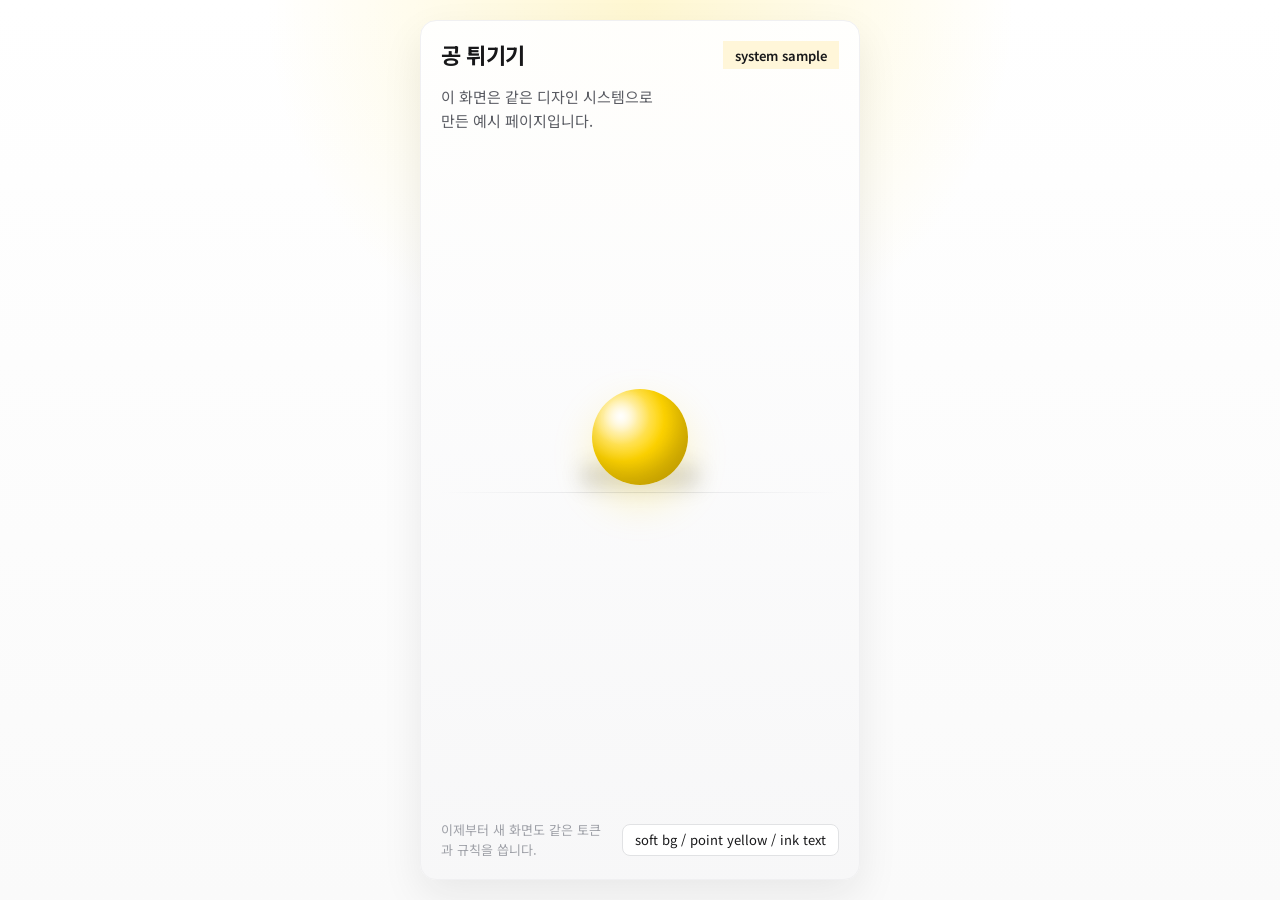
<file: bounce-system.html>
<!doctype html>
<html lang="ko">
  <head>
    <meta charset="utf-8" />
    <meta name="viewport" content="width=device-width, initial-scale=1" />
    <title>공 튀기기 - 시스템 예시</title>
    <link rel="stylesheet" href="./style.css" />
  </head>
  <body>
    <div class="shell">
      <main class="scene" aria-label="공이 바닥에서 튀는 애니메이션">
        <div class="header">
          <h1 class="title">공 튀기기</h1>
          <span class="badge">system sample</span>
        </div>
        <div class="body">
          <p class="description">이 화면은 같은 디자인 시스템으로 만든 예시 페이지입니다.</p>
          <div class="stage">
            <div class="floor" aria-hidden="true"></div>
            <div class="ball-wrap" aria-hidden="true">
              <div class="shadow"></div>
              <div class="ball"></div>
            </div>
          </div>
        </div>
        <div class="footer">
          <p class="hint">이제부터 새 화면도 같은 토큰과 규칙을 씁니다.</p>
          <span class="chip">soft bg / point yellow / ink text</span>
        </div>
      </main>
    </div>
  </body>
</html>
</file>
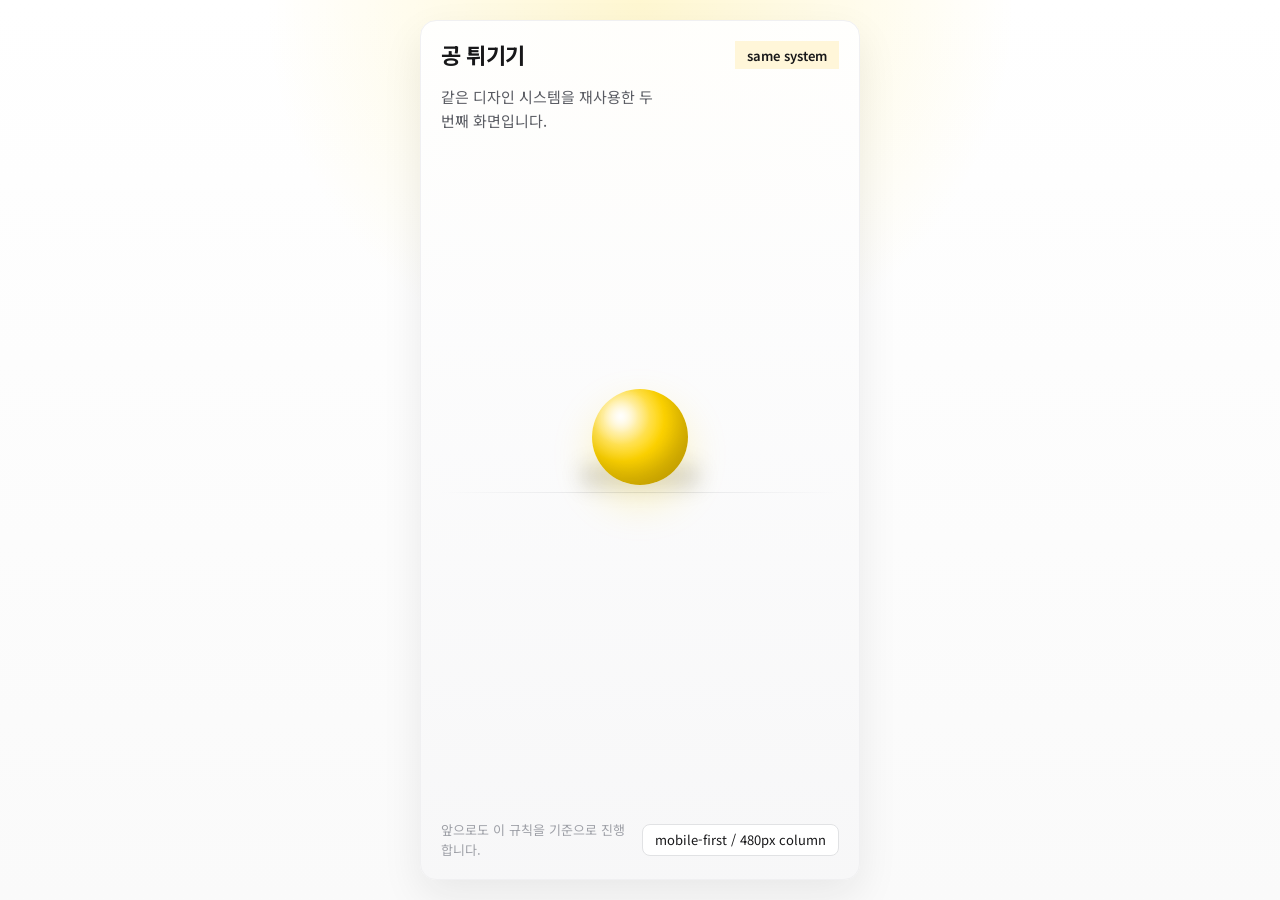
<file: hello.html>
<!doctype html>
<html lang="ko">
  <head>
    <meta charset="utf-8" />
    <meta name="viewport" content="width=device-width, initial-scale=1" />
    <title>공 튀기기</title>
    <link rel="stylesheet" href="./style.css" />
  </head>
  <body>
    <div class="shell">
      <main class="scene" aria-label="공이 바닥에서 튀는 애니메이션">
        <div class="header">
          <h1 class="title">공 튀기기</h1>
          <span class="badge">same system</span>
        </div>
        <div class="body">
          <p class="description">같은 디자인 시스템을 재사용한 두 번째 화면입니다.</p>
          <div class="stage">
            <div class="floor" aria-hidden="true"></div>
            <div class="ball-wrap" aria-hidden="true">
              <div class="shadow"></div>
              <div class="ball"></div>
            </div>
          </div>
        </div>
        <div class="footer">
          <p class="hint">앞으로도 이 규칙을 기준으로 진행합니다.</p>
          <span class="chip">mobile-first / 480px column</span>
        </div>
      </main>
    </div>
  </body>
</html>
</file>
<file: style.css>
@import url("https://fonts.googleapis.com/css2?family=Noto+Sans+KR:wght@400;500;700;800&display=swap");

:root {
  --color-bg: #ffffff;
  --color-soft: #f7f7f8;
  --color-soft-2: #f8f8f7;
  --color-ink: #171719;
  --color-sub: #5a5c63;
  --color-faint: #9ea0a7;
  --color-line: #e1e2e4;
  --color-line-soft: #f0f0f2;
  --color-point: #ffd400;
  --color-point-soft: #fff6d9;
  --color-positive: #00bf40;
  --color-negative: #ff4242;
  --font-sans: "Noto Sans KR", -apple-system, BlinkMacSystemFont, "Segoe UI", sans-serif;
  --space-1: 4px;
  --space-2: 8px;
  --space-3: 12px;
  --space-4: 16px;
  --space-5: 20px;
  --space-6: 32px;
  --radius-1: 8px;
  --radius-2: 12px;
  --radius-3: 16px;
  --radius-round: 999px;
  --shadow: 0 16px 40px rgba(23, 23, 25, 0.08);
}

* {
  box-sizing: border-box;
}

html,
body {
  min-height: 100%;
}

body {
  margin: 0;
  min-height: 100vh;
  font-family: var(--font-sans);
  color: var(--color-ink);
  background:
    radial-gradient(circle at top, rgba(255, 212, 0, 0.18), transparent 34%),
    linear-gradient(180deg, #ffffff 0%, #fafafa 100%);
}

.shell {
  width: min(100%, 480px);
  min-height: 100vh;
  margin: 0 auto;
  padding: var(--space-5);
  display: grid;
  align-items: center;
}

.scene {
  position: relative;
  width: 100%;
  min-height: calc(100vh - 40px);
  overflow: hidden;
  border: 1px solid var(--color-line-soft);
  border-radius: var(--radius-3);
  background: linear-gradient(180deg, rgba(255, 255, 255, 0.92), rgba(247, 247, 248, 0.96));
  box-shadow: var(--shadow);
}

.header {
  display: flex;
  align-items: center;
  justify-content: space-between;
  gap: var(--space-3);
  padding: var(--space-5) var(--space-5) var(--space-4);
}

.title {
  margin: 0;
  font-size: 22px;
  line-height: 1.25;
  font-weight: 700;
  letter-spacing: -0.02em;
}

.badge {
  display: inline-flex;
  align-items: center;
  gap: var(--space-1);
  height: 28px;
  padding: 0 var(--space-3);
  border-radius: var(--radius-pill);
  background: var(--color-point-soft);
  color: var(--color-ink);
  font-size: 13px;
  line-height: 1;
  font-weight: 600;
  white-space: nowrap;
}

.body {
  padding: 0 var(--space-5);
}

.description {
  margin: 0;
  font-size: 15px;
  line-height: 1.6;
  color: var(--color-sub);
  max-width: 28ch;
}

.stage {
  position: relative;
  height: 360px;
  margin-top: var(--space-6);
}

.floor {
  position: absolute;
  left: 0;
  right: 0;
  bottom: 32px;
  height: 1px;
  background: linear-gradient(90deg, transparent, var(--color-line), transparent);
}

.ball-wrap {
  position: absolute;
  left: 50%;
  bottom: 40px;
  width: 96px;
  height: 280px;
  transform: translateX(-50%);
  animation: bounce 1.12s cubic-bezier(0.36, 0.01, 0.31, 1) infinite;
}

.ball {
  position: absolute;
  left: 50%;
  bottom: 0;
  width: 96px;
  height: 96px;
  border-radius: 50%;
  transform: translateX(-50%);
  background:
    radial-gradient(circle at 30% 28%, rgba(255, 255, 255, 0.96), rgba(255, 255, 255, 0.24) 18%, transparent 30%),
    radial-gradient(circle at 30% 30%, #fff6d9 0%, var(--color-point) 46%, #d4aa00 100%);
  box-shadow:
    0 18px 40px rgba(255, 212, 0, 0.22),
    inset -10px -16px 22px rgba(0, 0, 0, 0.14);
}

.shadow {
  position: absolute;
  left: 50%;
  bottom: -2px;
  width: 120px;
  height: 22px;
  border-radius: var(--radius-round);
  transform: translateX(-50%);
  background: rgba(23, 23, 25, 0.16);
  filter: blur(10px);
  animation: squash 1.12s cubic-bezier(0.36, 0.01, 0.31, 1) infinite;
}

.footer {
  position: absolute;
  left: var(--space-5);
  right: var(--space-5);
  bottom: var(--space-5);
  display: flex;
  align-items: center;
  justify-content: space-between;
  gap: var(--space-3);
}

.hint {
  margin: 0;
  font-size: 13px;
  line-height: 1.5;
  color: var(--color-faint);
}

.chip {
  display: inline-flex;
  align-items: center;
  height: 32px;
  padding: 0 var(--space-3);
  border: 1px solid var(--color-line);
  border-radius: var(--radius-1);
  background: var(--color-bg);
  color: var(--color-ink);
  font-size: 13px;
  line-height: 1;
  white-space: nowrap;
}

@keyframes bounce {
  0%,
  100% {
    transform: translateX(-50%) translateY(0);
  }
  18% {
    transform: translateX(-50%) translateY(-168px);
  }
  40% {
    transform: translateX(-50%) translateY(0);
  }
  58% {
    transform: translateX(-50%) translateY(-84px);
  }
  72% {
    transform: translateX(-50%) translateY(0);
  }
  84% {
    transform: translateX(-50%) translateY(-28px);
  }
  92% {
    transform: translateX(-50%) translateY(0);
  }
}

@keyframes squash {
  0%,
  100% {
    transform: translateX(-50%) scale(1);
    opacity: 0.42;
  }
  18%,
  58%,
  84% {
    transform: translateX(-50%) scale(0.72, 0.46);
    opacity: 0.22;
  }
  40%,
  72%,
  92% {
    transform: translateX(-50%) scale(1.04, 0.82);
    opacity: 0.34;
  }
}

@media (prefers-reduced-motion: reduce) {
  .ball-wrap,
  .shadow {
    animation: none;
  }
}

@media (max-width: 1023px) {
  .shell {
    width: 100%;
    padding: 0;
  }

  .scene {
    min-height: 100vh;
    border-radius: 0;
    border-left: 0;
    border-right: 0;
  }
}

@media (max-width: 480px) {
  .header,
  .body,
  .footer {
    padding-left: var(--space-5);
    padding-right: var(--space-5);
  }

  .header {
    padding-top: 28px;
  }

  .stage {
    height: 320px;
    margin-top: var(--space-6);
  }

  .ball-wrap {
    width: 76px;
    height: 240px;
  }

  .ball {
    width: 76px;
    height: 76px;
  }

  .shadow {
    width: 96px;
  }
}

.rank-shell {
  width: min(100%, 480px);
  min-height: 100vh;
  margin: 0 auto;
  padding: var(--space-5);
  display: grid;
  align-items: start;
}

.rank-scene {
  position: relative;
  width: 100%;
  min-height: calc(100vh - 40px);
  overflow: visible;
  border: 1px solid var(--color-line-soft);
  border-radius: var(--radius-3);
  background: linear-gradient(180deg, rgba(255, 255, 255, 0.98), rgba(248, 248, 247, 0.98));
  box-shadow: var(--shadow);
}

.rank-header {
  display: flex;
  align-items: flex-start;
  justify-content: space-between;
  gap: var(--space-4);
  padding: var(--space-5) var(--space-5) var(--space-4);
}

.rank-title-wrap {
  display: grid;
  gap: var(--space-2);
}

.rank-kicker {
  margin: 0;
  font-size: 13px;
  line-height: 1;
  font-weight: 600;
  color: var(--color-faint);
}

.rank-title {
  margin: 0;
  font-size: 22px;
  line-height: 1.25;
  font-weight: 700;
  letter-spacing: -0.03em;
}

.rank-badge {
  display: inline-flex;
  align-items: center;
  height: 28px;
  padding: 0 var(--space-3);
  border-radius: var(--radius-pill);
  background: var(--color-point-soft);
  color: var(--color-ink);
  font-size: 13px;
  font-weight: 700;
  white-space: nowrap;
}

.rank-body {
  display: grid;
  gap: var(--space-4);
  padding: 0 var(--space-5);
}

.rank-hero {
  display: grid;
  gap: var(--space-4);
  padding: 22px;
  margin: 0 var(--space-5);
  border-radius: var(--radius-3);
  background:
    linear-gradient(135deg, rgba(255, 212, 0, 0.22), rgba(255, 246, 217, 0.78) 42%, rgba(255, 255, 255, 0.9) 100%),
    var(--color-bg);
  border: 1px solid rgba(255, 212, 0, 0.24);
  box-shadow: 0 18px 40px rgba(23, 23, 25, 0.05);
}

.rank-hero-topline {
  display: flex;
  justify-content: space-between;
  align-items: flex-start;
  gap: var(--space-3);
}

.rank-hero-copy {
  display: grid;
  gap: var(--space-2);
}

.rank-hero-copy::before {
  content: "";
  width: 44px;
  height: 4px;
  border-radius: var(--radius-round);
  background: var(--color-point);
  margin-bottom: var(--space-1);
}

.rank-hero-kicker {
  margin: 0;
  font-size: 13px;
  line-height: 1;
  font-weight: 700;
  color: var(--color-sub);
}

.rank-hero-title {
  margin: 0;
  font-size: 24px;
  line-height: 1.18;
  font-weight: 800;
  letter-spacing: -0.04em;
}

.rank-hero-desc {
  margin: 0;
  font-size: 14px;
  line-height: 1.6;
  color: var(--color-sub);
  max-width: 30ch;
}

.rank-hero-badge {
  flex: 0 0 auto;
  display: grid;
  gap: 4px;
  min-width: 112px;
  padding: 14px 16px;
  border-radius: 18px;
  background: linear-gradient(180deg, rgba(255, 255, 255, 0.98), rgba(255, 250, 232, 0.96));
  border: 1px solid rgba(255, 212, 0, 0.24);
  box-shadow: 0 14px 24px rgba(23, 23, 25, 0.05);
}

.rank-hero-badge-label {
  font-size: 11px;
  line-height: 1;
  color: var(--color-sub);
}

.rank-hero-badge-value {
  font-size: 15px;
  line-height: 1.2;
  color: var(--color-ink);
  letter-spacing: -0.02em;
}

.rank-hero-panel {
  display: grid;
  grid-template-columns: minmax(0, 1fr) auto;
  gap: var(--space-3);
  align-items: stretch;
  padding: 16px;
  border-radius: 20px;
  background: linear-gradient(180deg, rgba(255, 255, 255, 0.92), rgba(255, 251, 236, 0.96));
  border: 1px solid rgba(255, 212, 0, 0.18);
}

.rank-hero-panel-main {
  display: grid;
  gap: var(--space-2);
}

.rank-hero-panel-label {
  font-size: 12px;
  line-height: 1;
  font-weight: 700;
  color: var(--color-sub);
}

.rank-hero-panel-title {
  font-size: 17px;
  line-height: 1.35;
  font-weight: 700;
  letter-spacing: -0.03em;
}

.rank-hero-panel-bars {
  display: flex;
  align-items: flex-end;
  gap: 6px;
  height: 28px;
  padding-top: 2px;
}

.rank-hero-panel-bars span {
  width: 8px;
  height: var(--bar);
  border-radius: 999px 999px 3px 3px;
  background: linear-gradient(180deg, #ffe36f, #ffd400);
}

.rank-hero-panel-sub {
  display: grid;
  gap: 8px;
  align-content: center;
}

.rank-hero-panel-chip {
  display: grid;
  gap: 3px;
  min-width: 84px;
  padding: 10px 12px;
  border-radius: 16px;
  background: rgba(255, 212, 0, 0.16);
  border: 1px solid rgba(255, 212, 0, 0.14);
}

.rank-hero-panel-chip--soft {
  background: rgba(255, 255, 255, 0.8);
}

.rank-hero-panel-chip-value {
  font-size: 18px;
  line-height: 1;
  font-weight: 800;
  letter-spacing: -0.03em;
}

.rank-hero-panel-chip-label {
  font-size: 11px;
  line-height: 1.2;
  color: var(--color-sub);
}

.rank-quick {
  display: flex;
  gap: var(--space-2);
  overflow-x: auto;
  padding: 2px 0 6px;
  scroll-snap-type: x mandatory;
  scrollbar-width: none;
}

.rank-quick-item {
  appearance: none;
  border: 1px solid var(--color-line-soft);
  flex: 0 0 auto;
  min-width: 128px;
  height: 52px;
  padding: 0 16px 0 10px;
  border-radius: var(--radius-pill);
  background: linear-gradient(180deg, #ffffff, #fcfcfb);
  color: var(--color-ink);
  cursor: pointer;
  box-shadow: 0 10px 20px rgba(23, 23, 25, 0.06);
  transition: transform 120ms ease, box-shadow 120ms ease, border-color 120ms ease, background-color 120ms ease;
  display: inline-flex;
  align-items: center;
  gap: 10px;
  scroll-snap-align: start;
}

.rank-quick-item:hover {
  transform: translateY(-1px);
  border-color: rgba(255, 212, 0, 0.42);
  box-shadow: 0 10px 20px rgba(23, 23, 25, 0.06);
}

.rank-quick-item:focus-visible {
  outline: 2px solid rgba(255, 212, 0, 0.9);
  outline-offset: 2px;
}

.rank-quick-item:active {
  transform: translateY(0);
}

.rank-quick::-webkit-scrollbar {
  display: none;
}

.rank-quick-icon {
  width: 28px;
  height: 28px;
  border-radius: 50%;
  display: grid;
  place-items: center;
  background: var(--color-point-soft);
  color: var(--color-ink);
  border: 1px solid rgba(255, 212, 0, 0.18);
  flex: 0 0 auto;
}

.rank-quick-icon svg {
  width: 15px;
  height: 15px;
  stroke: currentColor;
  stroke-width: 1.9;
  stroke-linecap: round;
  stroke-linejoin: round;
  fill: none;
}

.rank-quick-pill {
  margin: 0;
  font-size: 12px;
  line-height: 1.2;
  font-weight: 700;
  color: var(--color-ink);
}

.rank-summary {
  display: grid;
  gap: var(--space-3);
  padding: var(--space-4);
  border: 1px solid var(--color-line-soft);
  border-radius: var(--radius-3);
  background: var(--color-soft-2);
}

.rank-summary-head {
  display: flex;
  align-items: center;
  justify-content: space-between;
  gap: var(--space-3);
}

.rank-summary-label {
  margin: 0;
  font-size: 13px;
  line-height: 1;
  font-weight: 600;
  color: var(--color-sub);
}

.rank-summary-copy {
  margin: 0;
  font-size: 13px;
  line-height: 1.5;
  color: var(--color-faint);
}

.rank-stats {
  display: grid;
  grid-template-columns: repeat(3, minmax(0, 1fr));
  gap: var(--space-2);
}

.rank-stat {
  display: grid;
  gap: 4px;
  padding: var(--space-3);
  border-radius: var(--radius-2);
  background: var(--color-bg);
  border: 1px solid var(--color-line-soft);
}

.rank-stat-value {
  font-size: 19px;
  line-height: 1;
  font-weight: 700;
  letter-spacing: -0.02em;
}

.rank-stat-label {
  font-size: 11px;
  line-height: 1.4;
  color: var(--color-faint);
}

.rank-tabs {
  display: flex;
  gap: var(--space-2);
  overflow-x: auto;
  padding-bottom: 2px;
  margin-top: -4px;
}

.rank-tab {
  flex: 0 0 auto;
  height: 32px;
  padding: 0 var(--space-3);
  border: 1px solid var(--color-line);
  border-radius: var(--radius-pill);
  background: var(--color-bg);
  color: var(--color-sub);
  font-size: 13px;
  font-weight: 600;
}

.rank-tab.is-active {
  background: var(--color-point-soft);
  border-color: transparent;
  color: var(--color-ink);
}

.rank-section-head {
  display: flex;
  align-items: baseline;
  justify-content: space-between;
  gap: var(--space-3);
}

.rank-section-title {
  margin: 0;
  font-size: 16px;
  line-height: 1.3;
  font-weight: 700;
}

.rank-section-note {
  margin: 0;
  font-size: 11px;
  line-height: 1.4;
  color: var(--color-faint);
}

.rank-list {
  display: grid;
  gap: var(--space-2);
  padding: 0;
  margin: 0;
  list-style: none;
}

.rank-item {
  display: grid;
  grid-template-columns: auto 72px 1fr;
  gap: var(--space-3);
  align-items: start;
  padding: var(--space-3);
  border-radius: var(--radius-2);
  background: var(--color-bg);
  border: 1px solid var(--color-line-soft);
  cursor: pointer;
  transition: transform 120ms ease, box-shadow 120ms ease, border-color 120ms ease;
}

.rank-item:hover {
  transform: translateY(-1px);
  border-color: rgba(255, 212, 0, 0.32);
  box-shadow: 0 12px 28px rgba(23, 23, 25, 0.06);
}

.rank-item:focus-visible {
  outline: 2px solid rgba(255, 212, 0, 0.9);
  outline-offset: 2px;
}

.rank-item.is-hidden {
  display: none;
}

.rank-number {
  display: inline-grid;
  place-items: center;
  width: 32px;
  height: 32px;
  border-radius: var(--radius-pill);
  background: var(--color-point-soft);
  color: var(--color-ink);
  font-size: 13px;
  font-weight: 700;
}

.rank-thumb {
  width: 72px;
  height: 72px;
  border-radius: 12px;
  display: grid;
  place-items: center;
  background: linear-gradient(180deg, var(--color-soft), var(--color-bg));
  border: 1px solid var(--color-line-soft);
  color: var(--color-point);
  overflow: hidden;
}

.rank-photo {
  width: 100%;
  height: 100%;
  object-fit: cover;
  display: block;
}

.rank-thumb--rose {
  color: var(--color-negative);
}

.rank-thumb--sparkling {
  color: var(--color-point);
}

.rank-thumb--red {
  color: var(--color-sub);
}

.rank-thumb svg {
  width: 100%;
  height: 100%;
  display: block;
}

.rank-content {
  min-width: 0;
  display: grid;
  gap: 8px;
}

.rank-topline {
  display: flex;
  align-items: center;
  justify-content: space-between;
  gap: var(--space-2);
}

.rank-wine {
  margin: 0;
  font-size: 15px;
  line-height: 1.4;
  font-weight: 700;
}

.rank-score {
  flex: 0 0 auto;
  display: inline-flex;
  align-items: center;
  height: 22px;
  padding: 0 8px;
  border-radius: var(--radius-pill);
  background: var(--color-point-soft);
  color: var(--color-ink);
  font-size: 11px;
  font-weight: 700;
}

.rank-score--delta {
  background: var(--color-point-soft);
  color: var(--color-ink);
}

.rank-note {
  margin: 0;
  font-size: 13px;
  line-height: 1.55;
  color: var(--color-sub);
}

.rank-meta {
  display: flex;
  flex-wrap: wrap;
  gap: 8px;
}

.rank-pill {
  display: inline-flex;
  align-items: center;
  height: 22px;
  padding: 0 8px;
  border-radius: var(--radius-1);
  background: var(--color-soft);
  color: var(--color-sub);
  font-size: 11px;
  line-height: 1;
}

.rank-metrics {
  display: flex;
  flex-wrap: wrap;
  gap: 8px;
}

.rank-metric {
  display: inline-flex;
  align-items: center;
  height: 22px;
  padding: 0 8px;
  border-radius: var(--radius-1);
  background: var(--color-bg);
  border: 1px solid var(--color-line-soft);
  color: var(--color-ink);
  font-size: 11px;
  line-height: 1;
}

.rank-metric--up {
  background: var(--color-point-soft);
  border-color: transparent;
}

.rank-metric--hot {
  background: #fff1b3;
  border-color: transparent;
}

.rank-metric--down {
  color: var(--color-sub);
}

.rank-footer {
  display: flex;
  align-items: center;
  justify-content: space-between;
  gap: var(--space-3);
  padding: 0 var(--space-5) var(--space-5);
}

.rank-cta {
  display: inline-flex;
  align-items: center;
  justify-content: center;
  min-width: 124px;
  height: 48px;
  padding: 0 var(--space-4);
  border-radius: var(--radius-2);
  background: var(--color-point);
  color: var(--color-ink);
  font-size: 15px;
  font-weight: 700;
  text-decoration: none;
}

.rank-note-inline {
  margin: 0;
  font-size: 11px;
  line-height: 1.4;
  color: var(--color-faint);
}

.rank-detail-shell {
  width: min(100%, 480px);
  min-height: 100vh;
  margin: 0 auto;
  padding: var(--space-5);
  display: grid;
  align-items: start;
}

.rank-detail-scene {
  position: relative;
  width: 100%;
  min-height: calc(100vh - 40px);
  overflow: visible;
  border: 1px solid var(--color-line-soft);
  border-radius: var(--radius-3);
  background: linear-gradient(180deg, rgba(255, 255, 255, 0.98), rgba(247, 247, 248, 0.98));
  box-shadow: var(--shadow);
}

.detail-hero {
  display: grid;
  gap: var(--space-4);
  padding: var(--space-5);
  border-bottom: 1px solid var(--color-line-soft);
  background: linear-gradient(180deg, var(--color-soft-2), var(--color-bg));
}

.detail-topline {
  display: flex;
  align-items: center;
  justify-content: space-between;
  gap: var(--space-3);
}

.detail-back {
  display: inline-flex;
  align-items: center;
  gap: 6px;
  height: 32px;
  padding: 0 var(--space-3);
  border-radius: var(--radius-pill);
  border: 1px solid var(--color-line);
  color: var(--color-ink);
  text-decoration: none;
  font-size: 13px;
  font-weight: 600;
}

.detail-cover {
  width: 100%;
  aspect-ratio: 1 / 1;
  border-radius: var(--radius-3);
  overflow: hidden;
  background: var(--color-soft);
  border: 1px solid var(--color-line-soft);
}

.detail-cover img {
  width: 100%;
  height: 100%;
  object-fit: cover;
  display: block;
}

.detail-meta-grid {
  display: grid;
  gap: var(--space-2);
}

.detail-kicker {
  margin: 0;
  font-size: 13px;
  line-height: 1;
  font-weight: 600;
  color: var(--color-faint);
}

.detail-title {
  margin: 0;
  font-size: 22px;
  line-height: 1.25;
  font-weight: 700;
  letter-spacing: -0.03em;
}

.detail-summary {
  margin: 0;
  font-size: 15px;
  line-height: 1.7;
  color: var(--color-sub);
}

.detail-stat-row {
  display: grid;
  grid-template-columns: repeat(4, minmax(0, 1fr));
  gap: var(--space-2);
}

.detail-section {
  display: grid;
  gap: var(--space-3);
  padding: var(--space-5);
  border-bottom: 1px solid var(--color-line-soft);
}

.detail-section-title {
  margin: 0;
  font-size: 16px;
  line-height: 1.3;
  font-weight: 700;
}

.detail-list {
  display: grid;
  gap: var(--space-2);
  margin: 0;
  padding: 0;
  list-style: none;
}

.detail-list li {
  display: flex;
  align-items: center;
  justify-content: space-between;
  gap: var(--space-3);
  padding: var(--space-3);
  border-radius: var(--radius-2);
  background: var(--color-soft-2);
  color: var(--color-sub);
  font-size: 13px;
}

.detail-related {
  display: grid;
  gap: var(--space-3);
}

.detail-related-card {
  display: grid;
  grid-template-columns: 72px 1fr;
  gap: var(--space-3);
  padding: var(--space-3);
  border-radius: var(--radius-3);
  border: 1px solid var(--color-line-soft);
  background: var(--color-bg);
  text-decoration: none;
  color: inherit;
}

.detail-related-card img {
  width: 72px;
  height: 72px;
  object-fit: cover;
  border-radius: 16px;
}

.detail-related-title {
  margin: 0;
  font-size: 15px;
  line-height: 1.4;
  font-weight: 700;
}

.detail-related-meta {
  margin: 0;
  font-size: 13px;
  line-height: 1.5;
  color: var(--color-faint);
}

.detail-footer {
  display: flex;
  gap: var(--space-3);
  padding: var(--space-5);
  background: var(--color-soft-2);
}

.detail-footer .rank-cta {
  width: 100%;
}

@media (max-width: 1023px) {
  .rank-shell {
    width: 100%;
    padding: 0;
  }

  .rank-detail-shell {
    width: 100%;
    padding: 0;
  }

  .rank-scene {
    min-height: 100vh;
    border-radius: 0;
    border-left: 0;
    border-right: 0;
  }

  .rank-detail-scene {
    min-height: 100vh;
    border-radius: 0;
    border-left: 0;
    border-right: 0;
  }
}

@media (max-width: 480px) {
  .rank-header,
  .rank-body,
  .rank-footer {
    padding-left: var(--space-5);
    padding-right: var(--space-5);
  }

  .rank-header {
    padding-top: 28px;
  }

  .rank-stats {
    grid-template-columns: 1fr;
  }

  .rank-hero {
    margin: 0 var(--space-5);
    padding: 18px;
  }

  .rank-quick {
    padding-left: 0;
  }

  .rank-hero-topline {
    align-items: stretch;
    flex-direction: column;
  }

  .rank-hero-badge {
    min-width: 0;
    width: fit-content;
  }

  .rank-hero-panel {
    grid-template-columns: 1fr;
  }

  .rank-hero-panel-sub {
    grid-template-columns: 1fr;
  }

  .rank-item {
    grid-template-columns: auto 60px 1fr;
  }

  .rank-thumb {
    width: 60px;
    height: 60px;
  }

  .rank-footer {
    align-items: flex-start;
    flex-direction: column;
  }

  .rank-cta {
    width: 100%;
  }

  .detail-stat-row {
    grid-template-columns: repeat(2, minmax(0, 1fr));
  }

  .detail-footer {
    flex-direction: column;
  }
}
</file>
